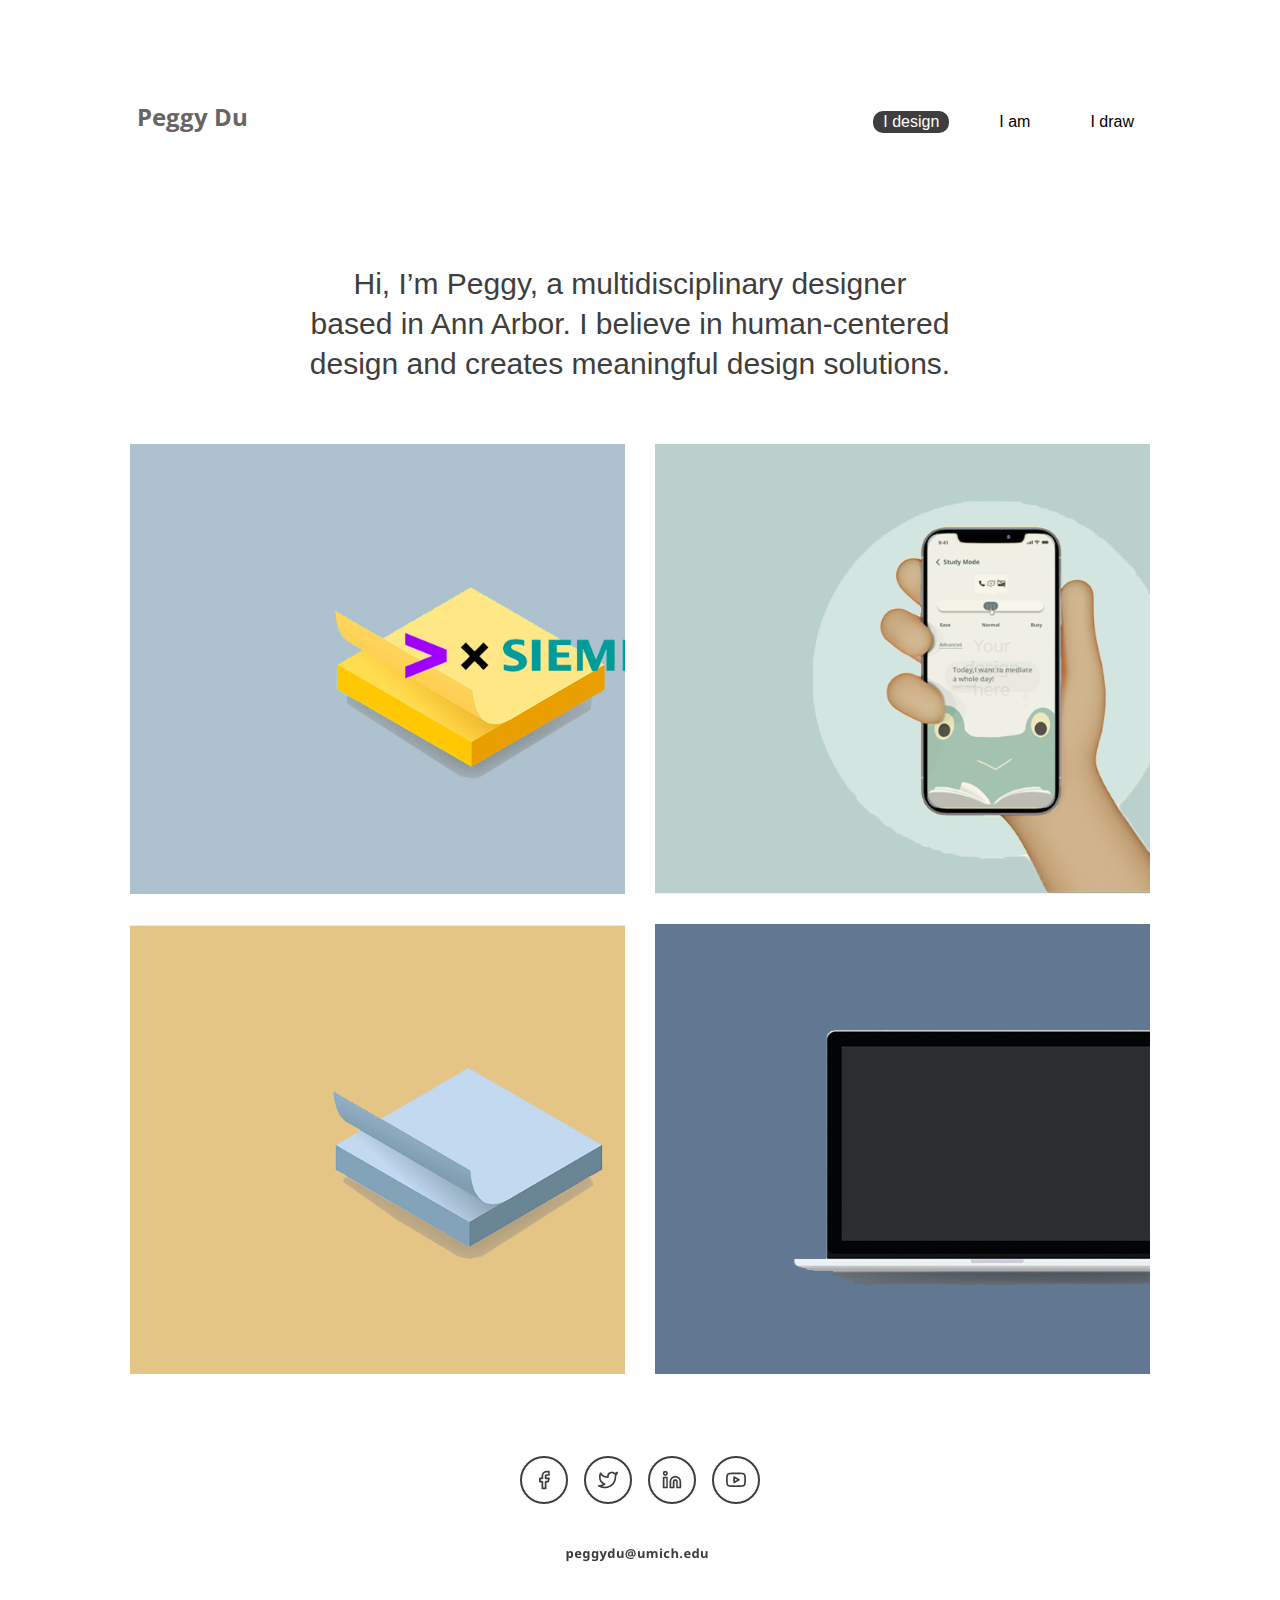
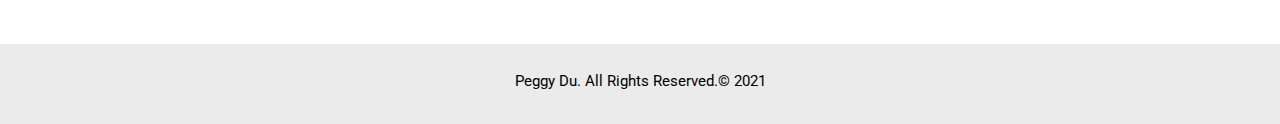
<file: index.html>
<!DOCTYPE html>
<html lang="en">
<head>
	<title>My Portfolio-idesign</title>
	<meta charset="UTF-8">
	<meta name="viewport" content="width=device-width, initial-scale=1.0">
	<link rel="preconnect" href="https://fonts.gstatic.com">
    <link rel="preconnect" href="https://fonts.gstatic.com">
    <link href="https://fonts.googleapis.com/css2?family=Open+Sans&display=swap" rel="stylesheet">
	<link rel="preconnect" href="https://fonts.gstatic.com">
    <link href="https://fonts.googleapis.com/css2?family=Roboto&display=swap" rel="stylesheet"> 
	<link rel="stylesheet" type="text/css" href="css/html5reset.css">
	<link rel="stylesheet" type="text/css" href="css/style.css">
</head>
<body>
	<div class="skip"><a href="#main">Skip to Main Content</a></div>
	<header>
		<h1>Peggy Du</h1>
		<nav id="navigation">
			
			<ul class="nav_link">
				<li><a class="current" href = "index.html">I design</a></li>
				<li><a href = "iam.html">I am</a></li>
				<li><a href = "idraw.html">I draw</a></li>
			</ul>
		</nav>
	</header>
	
	<main>

		<p>Hi, I’m Peggy, a multidisciplinary designer<br> based in Ann Arbor. I believe in human-centered<br> design and creates meaningful design solutions.</p>
		
		<div class="peggy">

			<div class="project1"></div>

			<div class="project2"></div>
			
			<div class="project3"></div>

			<a href="work.html" class="project4" alt="project4"><div id="main" alt="project4"></div></a>

		
	    </div>

	<div>
		<img src="images/Footer-1.png" alt="social media" id="social">
	</div>

	</main>
	<footer>
		<p>Peggy Du. All Rights Reserved.&copy; 2021</p>
	</footer>
	<script src="js/java.js"></script>
</body>

</html>
</file>
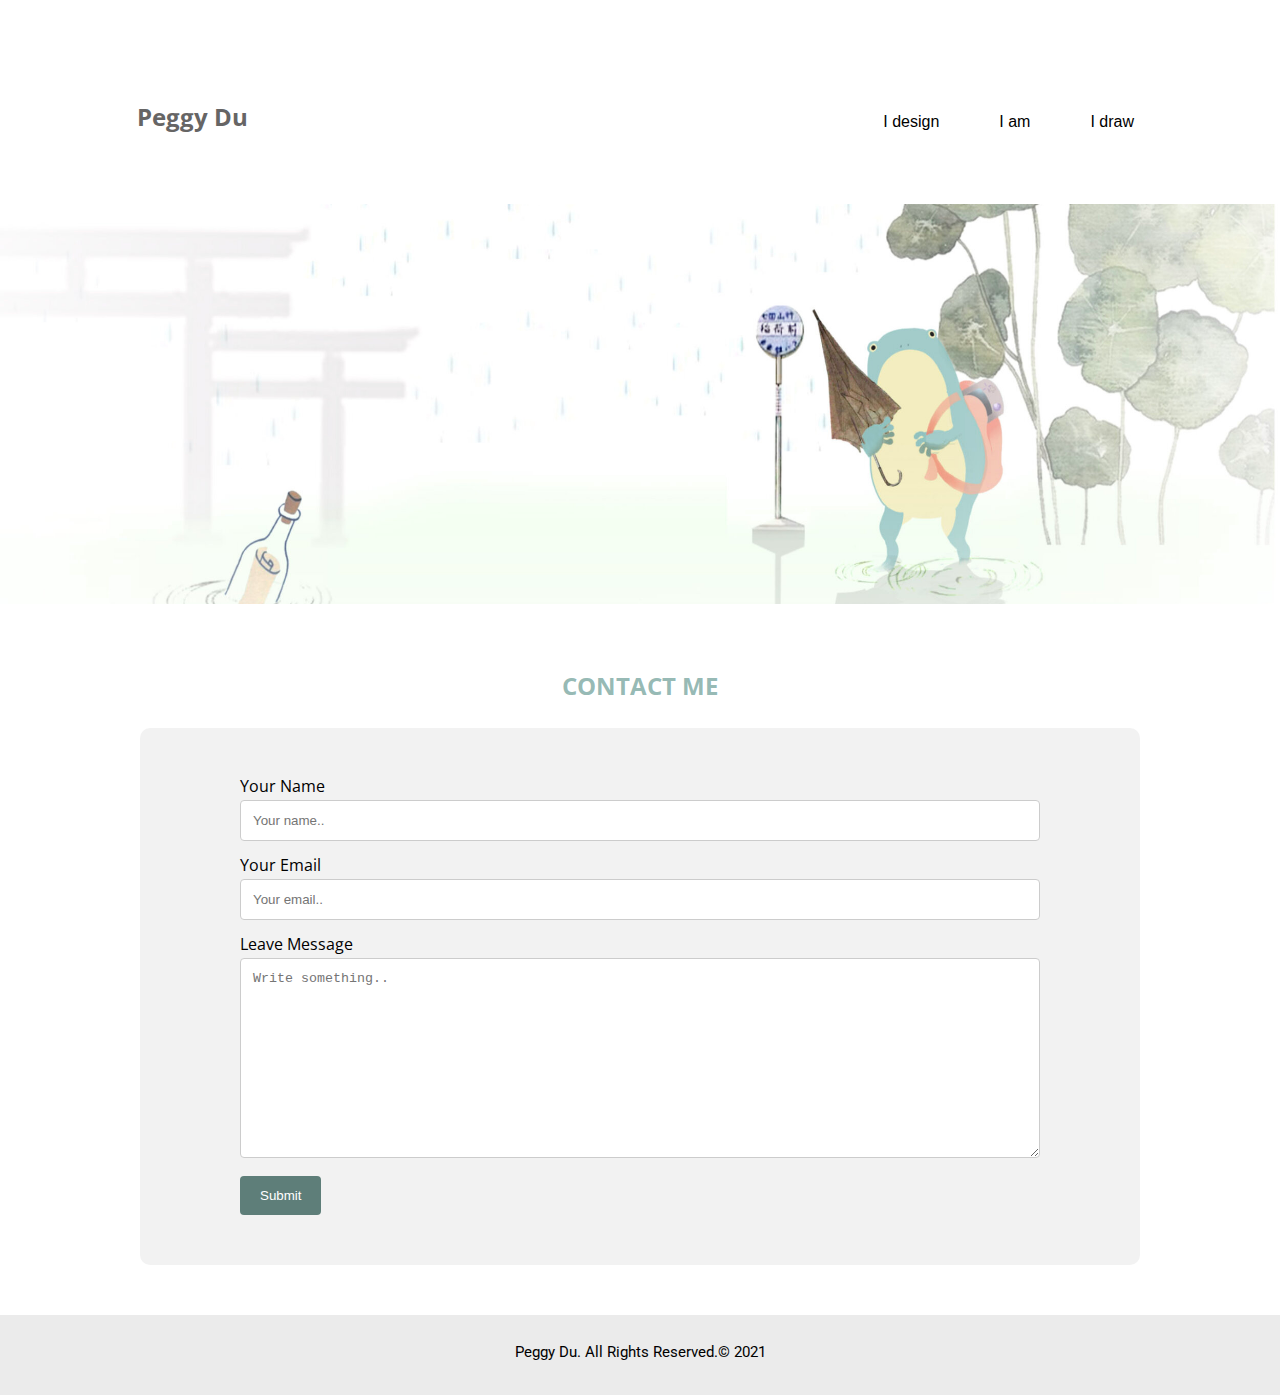
<file: Contact me.html>
<!DOCTYPE html>
<html lang="en">
	<head>
		<title>My Portfolio-contact me</title>
		<meta charset="UTF-8">
		<meta name="viewport" content="width=device-width, initial-scale=1.0">
		<link rel="preconnect" href="https://fonts.gstatic.com">
		<link rel="preconnect" href="https://fonts.gstatic.com">
		<link href="https://fonts.googleapis.com/css2?family=Open+Sans&display=swap" rel="stylesheet">
		<link rel="preconnect" href="https://fonts.gstatic.com">
		<link href="https://fonts.googleapis.com/css2?family=Roboto&display=swap" rel="stylesheet"> 
		<link rel="stylesheet" type="text/css" href="css/html5reset.css">
		<link rel="stylesheet" type="text/css" href="css/style.css">
	</head>
	<body>
		<div class="skip"><a href="#main">Skip to Main Content</a></div>
		<header>
			<h1>Peggy Du</h1>
			<nav id="navigation">
				<ul class="nav_link">
					<li><a href = "index.html">I design</a></li>
					<li><a href = "iam.html">I am</a></li>
					<li><a href = "idraw.html">I draw</a></li>
				</ul>
			</nav>
		</header>
	
     <main>
		
		<div class="parallax">
			<!-- <img id="frog" src="../final profolio/images/parallax.jpeg" alt=""> -->
		</div>

		<h2 id="contact">Contact Me</h2>
		<div id="main">
		<div class="container_contact">
			<form action="https://formspree.io/f/mrgrbjqe" method="POST">
		  
			  <label for="fname">Your Name</label>
			  <input type="text" id="fname" name="firstname" placeholder="Your name..">
		  
			  <label for="lname">Your Email</label>
			  <input type="text" id="lname" name="lastname" placeholder="Your email..">
		  
			  <label for="subject">Leave Message</label>
			  <textarea id="subject" name="subject" placeholder="Write something.." style="height:200px"></textarea>
		  
			  <input type="submit" value="Submit">
		  
			</form>
		  </div>

		</div>
        
	</main>

	 <footer>
		<p>Peggy Du. All Rights Reserved.&copy; 2021</p>
	</footer>
</body>
</html>
</file>
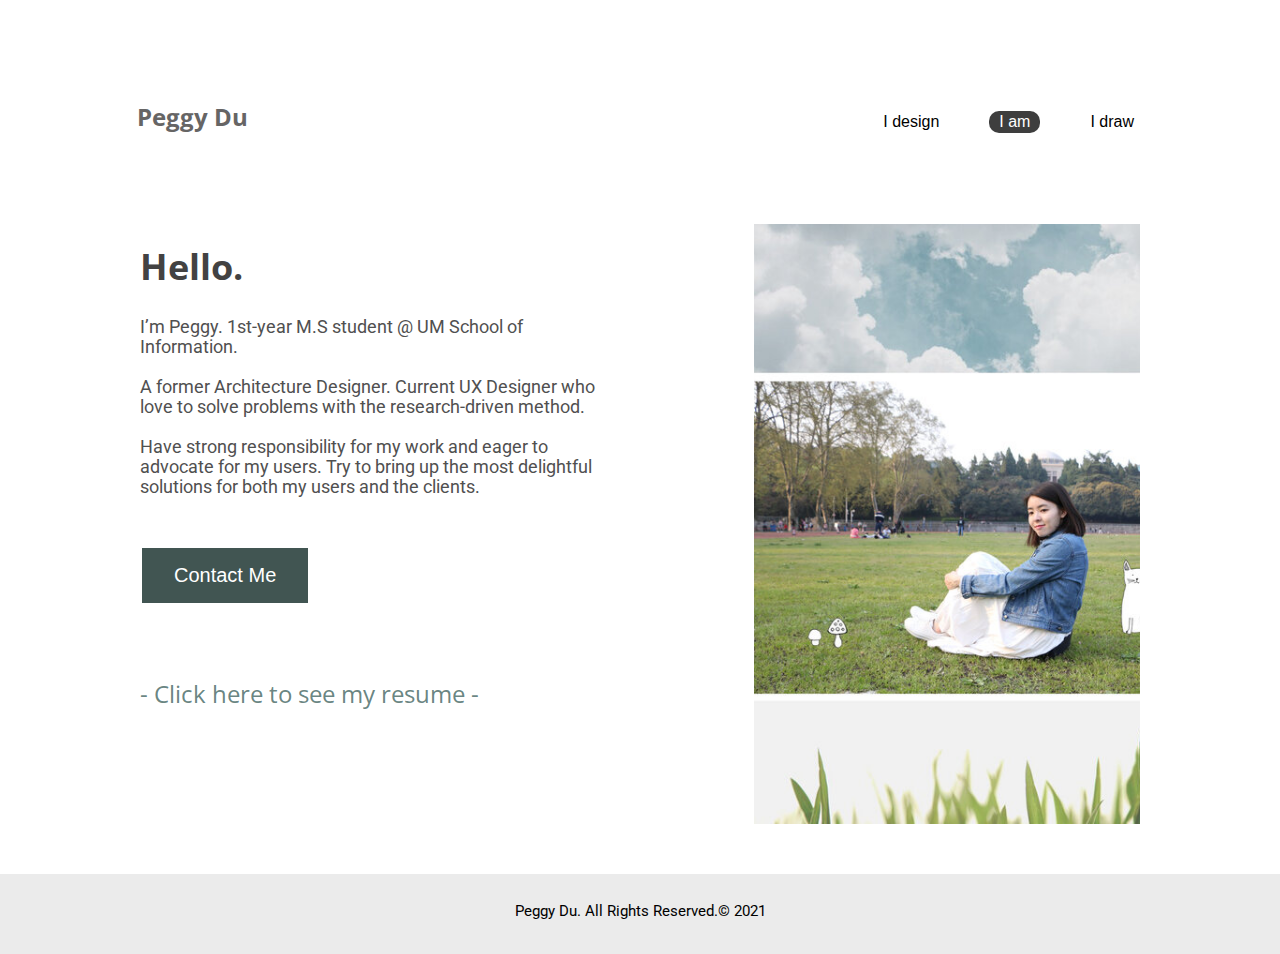
<file: iam.html>
<!DOCTYPE html>
<html lang="en">
	<head>
		<title>My Portfolio-iam</title>
		<meta charset="UTF-8">
		<meta name="viewport" content="width=device-width, initial-scale=1.0">
		<link rel="preconnect" href="https://fonts.gstatic.com">
		<link rel="preconnect" href="https://fonts.gstatic.com">
		<link href="https://fonts.googleapis.com/css2?family=Open+Sans&display=swap" rel="stylesheet">
		<link rel="preconnect" href="https://fonts.gstatic.com">
		<link href="https://fonts.googleapis.com/css2?family=Roboto&display=swap" rel="stylesheet"> 
		<link rel="stylesheet" type="text/css" href="css/html5reset.css">
		<link rel="stylesheet" type="text/css" href="css/style.css">
	</head>
	<body>
		<div class="skip"><a href="#main">Skip to Main Content</a></div>
		<header>
			<h1>Peggy Du</h1>
			<nav id="navigation">
				<ul class="nav_link">
					<li><a href = "index.html">I design</a></li>
					<li><a class="current" href = "iam.html">I am</a></li>
					<li><a href = "idraw.html">I draw</a></li>
				</ul>
			</nav>
		</header>
	
     <main class="iam_container">
		
		<div class="me" alt="my photo"></div>

		<div id="main"><h2 id="hello">Hello.</h2></div>
		<div class="iam_content">
	     <p>I’m Peggy. 1st-year M.S student @ UM School of Information. <br><br>

			A former Architecture Designer. Current UX Designer who love to solve problems with the research-driven method.<br><br>
			
			Have strong responsibility for my work and eager to advocate for my users. Try to bring up the most delightful solutions for both my users and the clients.</p>
		</div>
		<div class="Button"><a href="Contact me.html"><button class="button">Contact Me</button></a></div>
		<div class="resume">
			<a class="resume" href="https://drive.google.com/file/d/1JijjMVLKKcosSrXp1fAtikmeHcWXDDio/view">- Click here to see my resume -</a>
		</div>
		
        
	</main>

	 <footer>
		<p>Peggy Du. All Rights Reserved.&copy; 2021</p>
	</footer>
</body>
</html>
</file>
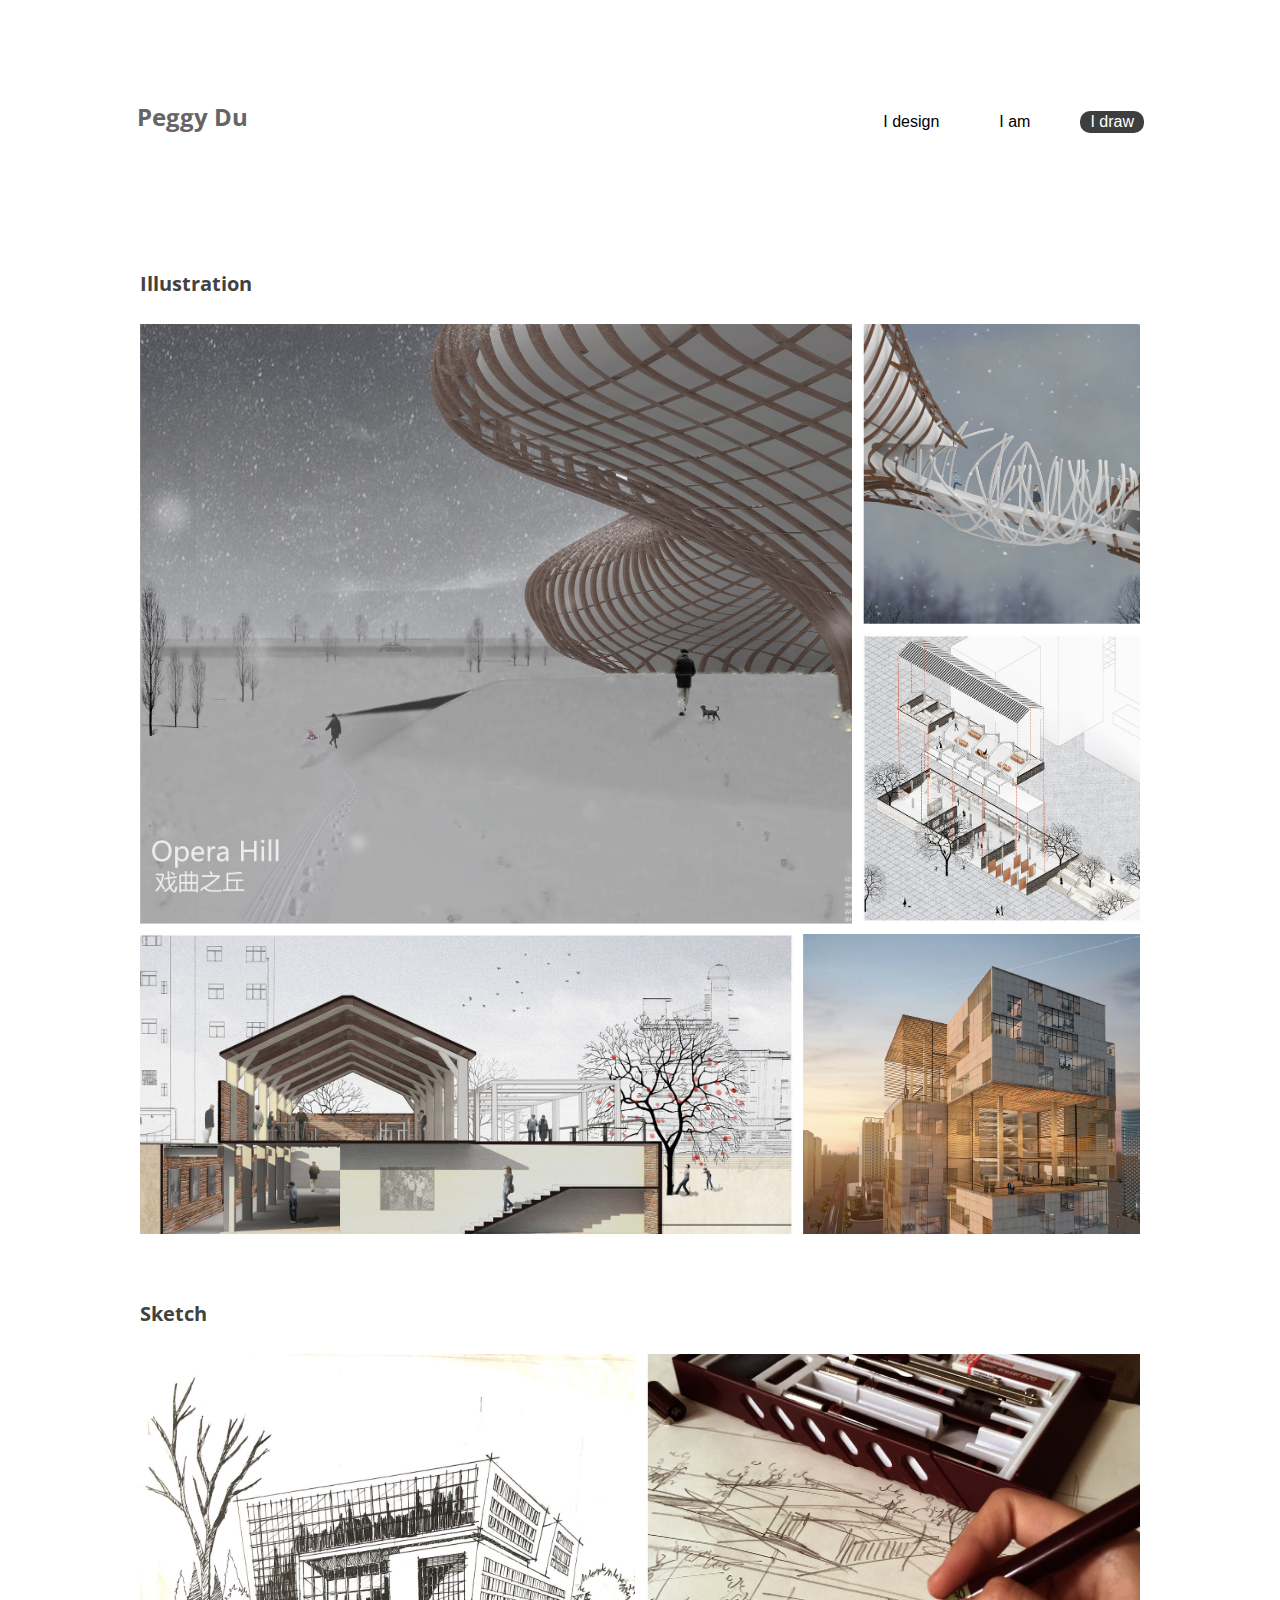
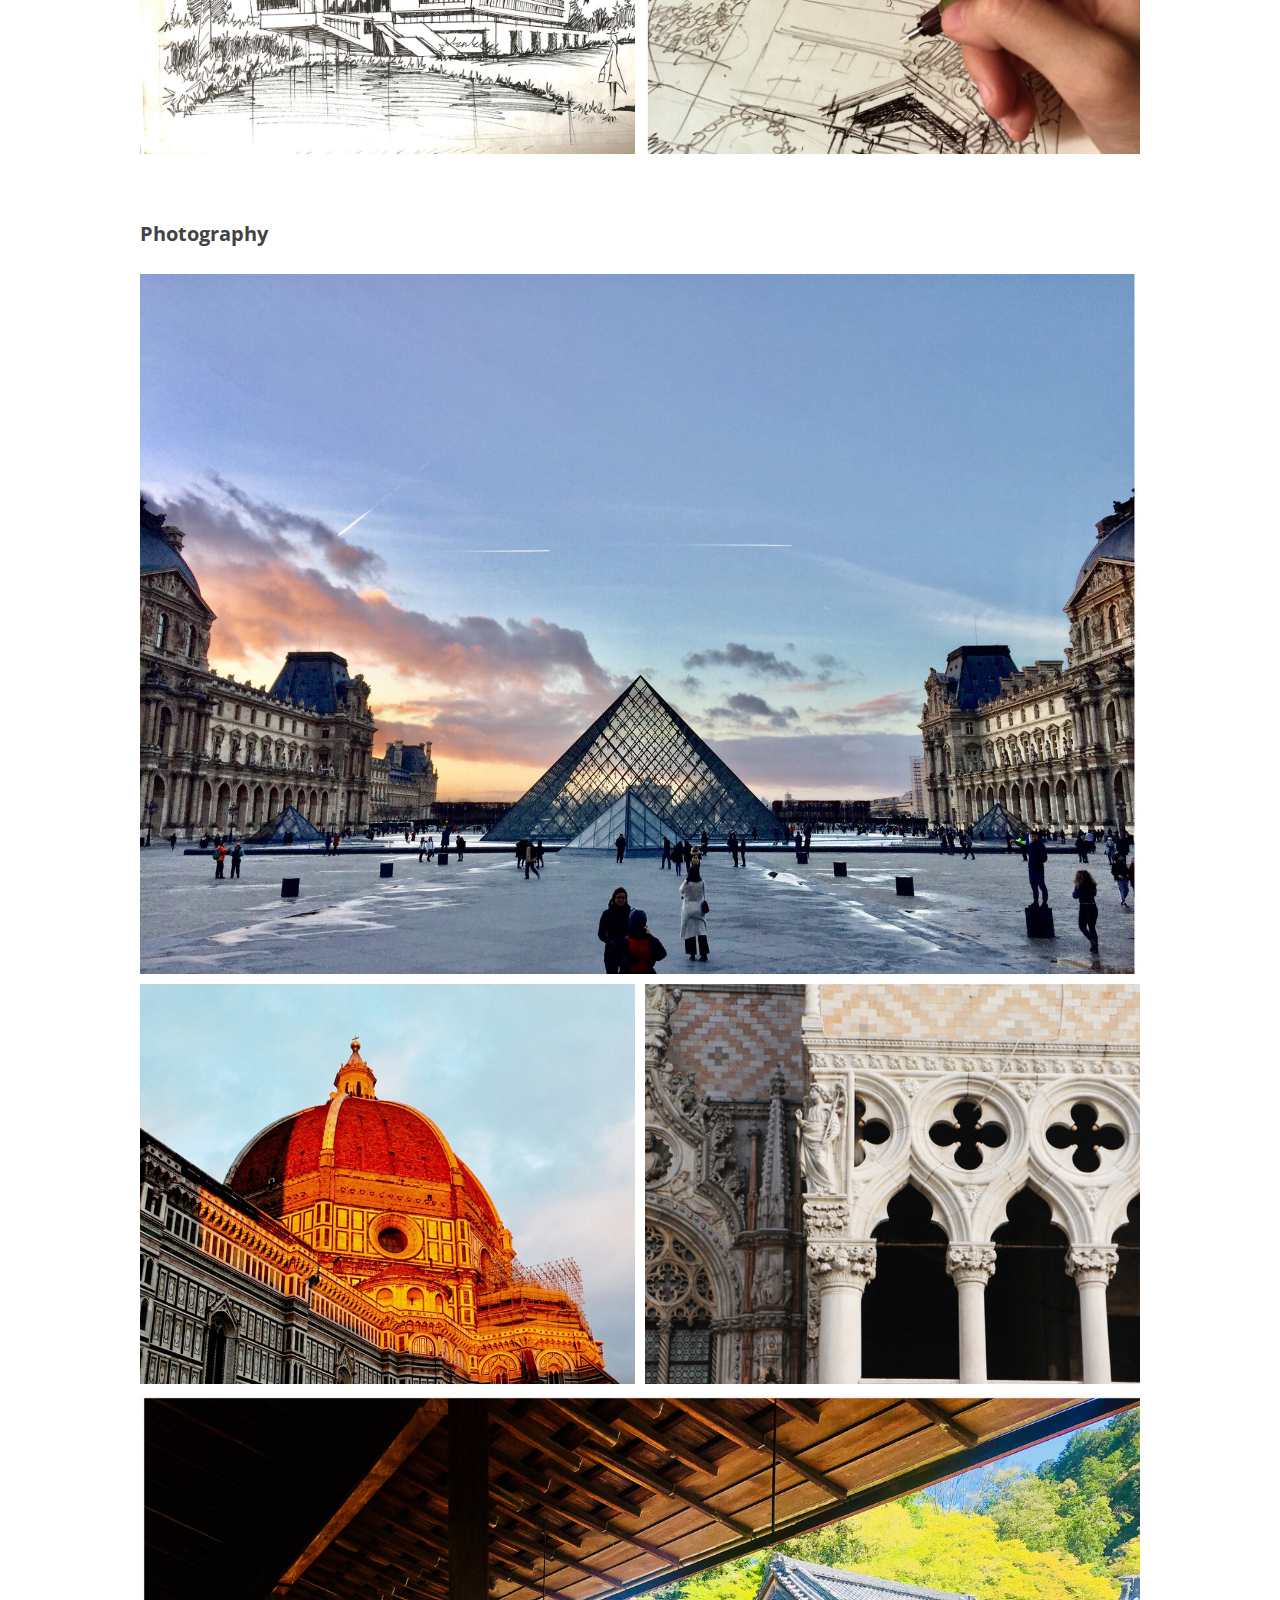
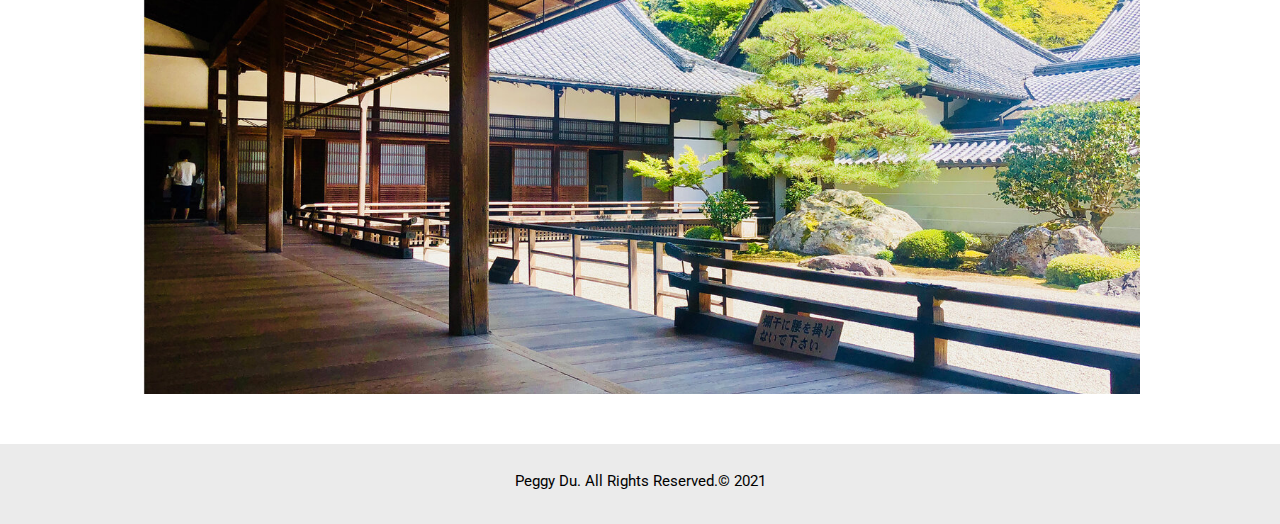
<file: idraw.html>
<!DOCTYPE html>
<html lang="en">
	<head>
		<title>My Portfolio-idraw</title>
		<meta charset="UTF-8">
		<meta name="viewport" content="width=device-width, initial-scale=1.0">
		<link rel="preconnect" href="https://fonts.gstatic.com">
		<link rel="preconnect" href="https://fonts.gstatic.com">
		<link href="https://fonts.googleapis.com/css2?family=Open+Sans&display=swap" rel="stylesheet">
		<link rel="preconnect" href="https://fonts.gstatic.com">
		<link href="https://fonts.googleapis.com/css2?family=Roboto&display=swap" rel="stylesheet"> 
		<link rel="stylesheet" type="text/css" href="css/html5reset.css">
		<link rel="stylesheet" type="text/css" href="css/style.css">
	</head>
	<body>
		<div class="skip"><a href="#main">Skip to Main Content</a></div>
		<header>
			<h1>Peggy Du</h1>
			<nav id="navigation">
				<ul class="nav_link">
					<li><a href = "index.html">I design</a></li>
					<li><a href = "iam.html">I am</a></li>
					<li><a class="current" href = "idraw.html">I draw</a></li>
				</ul>
			</nav>
		</header>
	
	<main>
		
		<h2 id="main">Illustration</h2>

		<div class="container1">
			<div class="item1"></div>
			<div class="item2"></div>
			<div class="item3"></div>
			<div class="item4"></div>
			<div class="item5"></div>
	    </div>

		<h2>Sketch</h2>
		
		<div class="container2">
			<div class="item_a"></div>
			<div class="item_b"></div>
	    </div>
		
		<h2>Photography</h2>

		<div class="container3">
			
			<div class="item_1"></div>
			<div class="item_2"></div>	
			<div class="item_3"></div>
			<div class="item_4"></div>
	    </div>
	
	</main>
	<footer>
		<p>Peggy Du. All Rights Reserved.&copy; 2021</p>
	</footer>
</body>

</html>
</file>
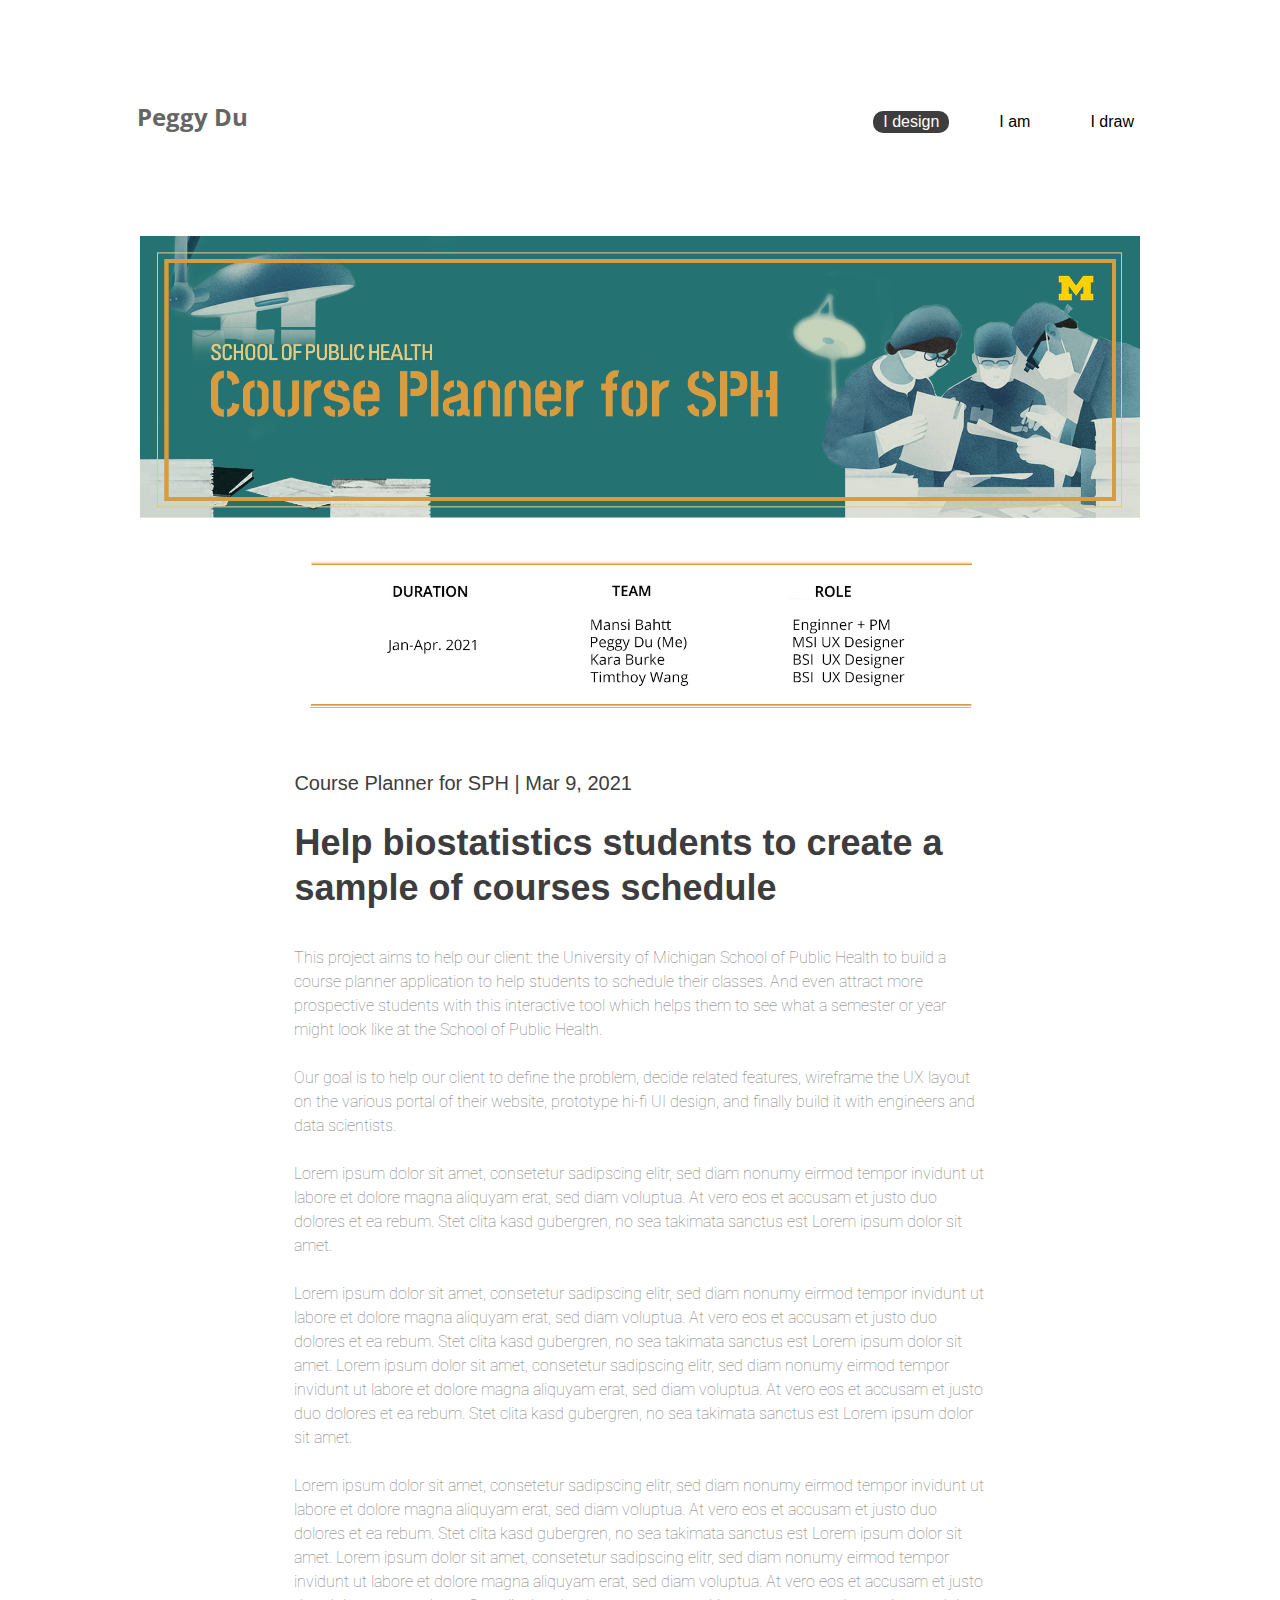
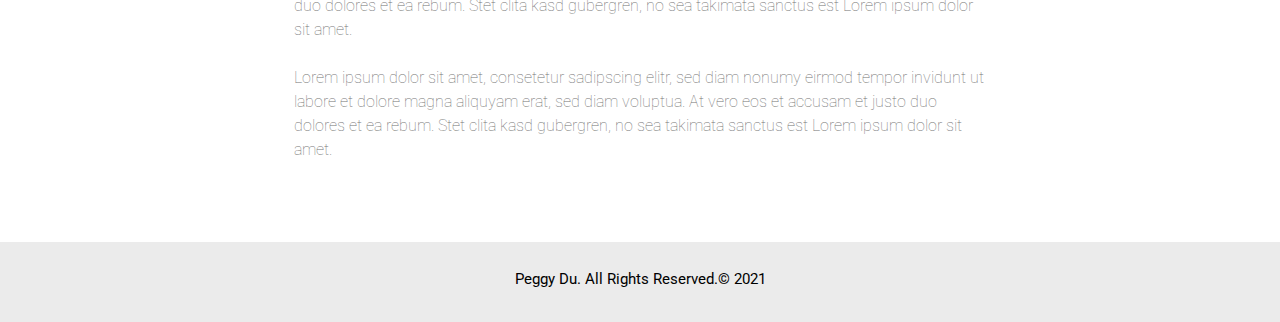
<file: work.html>
<!DOCTYPE html>
<html lang="en">
	<head>
		<title>Project for SPH</title>
		<meta charset="UTF-8">
		<meta name="viewport" content="width=device-width, initial-scale=1.0">
		<link rel="preconnect" href="https://fonts.gstatic.com">
		<link rel="preconnect" href="https://fonts.gstatic.com">
		<link href="https://fonts.googleapis.com/css2?family=Open+Sans&display=swap" rel="stylesheet">
		<link rel="preconnect" href="https://fonts.gstatic.com">
		<link href="https://fonts.googleapis.com/css2?family=Roboto&display=swap" rel="stylesheet"> 
		<link rel="stylesheet" type="text/css" href="css/html5reset.css">
		<link rel="stylesheet" type="text/css" href="css/style.css">
	</head>
	<body>
		<div class="skip"><a href="#main">Skip to Main Content</a></div>
		<header>
			<h1>Peggy Du</h1>
			<nav id="navigation">
				<ul class="nav_link">
					<li><a class="current" href = "index.html">I design</a></li>
					<li><a href = "iam.html">I am</a></li>
					<li><a href = "idraw.html">I draw</a></li>
				</ul>
			</nav>
		</header>
	
	<main>

		<div>
			<img class="work" src="images/Course+Planner.png" alt="SPH students"/>
		</div>
		
		<div>
			<img class="work" src="images/team.png" alt="team member:Peggy, Kara, Mansi, and Timothy"/>
		</div>

        <h4 id="main"> Course Planner for SPH  |  Mar 9, 2021</h4>
		
		<h5>Help biostatistics students to create a sample of courses schedule</h5>

		
        <p id="description">This project aims to help our client: the University of Michigan School of Public Health to build a course planner application to help students to schedule their classes. And even attract more prospective students with this interactive tool which helps them to see what a semester or year might look like at the School of Public Health.<br><br>

			Our goal is to help our client to define the problem, decide related features, wireframe the UX layout on the various portal of their website, prototype hi-fi UI design, and finally build it with engineers and data scientists.<br><br>
			Lorem ipsum dolor sit amet, consetetur sadipscing elitr, sed diam nonumy eirmod tempor invidunt ut labore et dolore magna aliquyam erat, sed diam voluptua. At vero eos et accusam et justo duo dolores et ea rebum. Stet clita kasd gubergren, no sea takimata sanctus est Lorem ipsum dolor sit amet.<br><br>
			Lorem ipsum dolor sit amet, consetetur sadipscing elitr, sed diam nonumy eirmod tempor invidunt ut labore et dolore magna aliquyam erat, sed diam voluptua. At vero eos et accusam et justo duo dolores et ea rebum. Stet clita kasd gubergren, no sea takimata sanctus est Lorem ipsum dolor sit amet.
			Lorem ipsum dolor sit amet, consetetur sadipscing elitr, sed diam nonumy eirmod tempor invidunt ut labore et dolore magna aliquyam erat, sed diam voluptua. At vero eos et accusam et justo duo dolores et ea rebum. Stet clita kasd gubergren, no sea takimata sanctus est Lorem ipsum dolor sit amet. <br><br>
			Lorem ipsum dolor sit amet, consetetur sadipscing elitr, sed diam nonumy eirmod tempor invidunt ut labore et dolore magna aliquyam erat, sed diam voluptua. At vero eos et accusam et justo duo dolores et ea rebum. Stet clita kasd gubergren, no sea takimata sanctus est Lorem ipsum dolor sit amet.
			Lorem ipsum dolor sit amet, consetetur sadipscing elitr, sed diam nonumy eirmod tempor invidunt ut labore et dolore magna aliquyam erat, sed diam voluptua. At vero eos et accusam et justo duo dolores et ea rebum. Stet clita kasd gubergren, no sea takimata sanctus est Lorem ipsum dolor sit amet. <br><br>
			Lorem ipsum dolor sit amet, consetetur sadipscing elitr, sed diam nonumy eirmod tempor invidunt ut labore et dolore magna aliquyam erat, sed diam voluptua. At vero eos et accusam et justo duo dolores et ea rebum. Stet clita kasd gubergren, no sea takimata sanctus est Lorem ipsum dolor sit amet.
			
		</p>
		
	</main>
	<footer>
		<p>Peggy Du. All Rights Reserved.&copy; 2021</p>
	</footer>
</body>

</html>
</file>
<file: css/style.css>
*{
	box-sizing: border-box;
	margin: 0;
	padding:0;
}

header>h1{
	font-family: 'Open Sans', sans-serif;
	padding-top: 50px;
	padding-bottom: 20px;
}

header{
	padding-left:37px;
}

h1{
	font-style: bold;
	font-size: 24px;
	color: #666565;
	letter-spacing: 0px;
	text-align: left;
	text-transform: capitalize;
	line-height: 34px;
}

h2{
	font-family: 'Open Sans', sans-serif;
	font-style:bold;
	font-size: 20px;
	color: #434242;
	padding-top: 25px;
	padding-left: 37px;
	padding-bottom: 10px;
	
}

h3{
	font-family: 'Open Sans', sans-serif;
	font-style:normal;
	font-size: 16px;
	color: #434242;
	padding-top: 25px;
	padding-bottom: 10px;
	padding-left: 37px;
}

h4{
	font-family: 'Noto Sans', sans-serif;
	font-weight:normal;
	color:#3D3D3D;
	font-size: 16px;
	line-height: 22px;
	padding: 44px 36px 16px 37px;
	text-align: center;
}
h5{
	font-family: 'Noto Sans', sans-serif;
	font-weight:900;
	color:#3D3D3D;
	font-size: 28px;
	line-height: 36px;
	padding: 10px 36px 16px 37px;
}

nav a{
	display: flex;
    flex-direction: column;
	font-family: 'Noto Sans', sans-serif;
	font-size: 16px;
	color: rgb(0, 0, 0);
	line-height: 22px;
	padding-left: 37px;
	padding-right: 36px;
	
}

main>p{
		font-family: 'Open San', sans-serif;
		font-weight: normal;
	color:#3D3D3D;
	
		font-size: 16px;
		line-height: 18px;
		padding: 20px 36px 20px 37px;	
}
#navigation a{
	display: flex;
	flex-direction: column;
	font-family: 'Noto Sans', sans-serif;
	padding-left:10px;
    text-decoration: none; 
	border:2px solid black;
	margin-bottom:10px;
	margin-right: 36px;
   
}

#navigation a:hover {
	color: white; 
	background-color: #3E3E3E;}

.current{
	color: white; 
	background-color: #3E3E3E;}

.peggy{
	display: grid;
	grid-template-columns: 1px 1fr 1px;
	
	row-gap: 20px;
}

.project1{
	grid-column:2/3;
	background-image: url("../images/potfolio.png");
	width: 100%;
	height: 248px;
	
	background-size: cover;	
}
.project2{
	grid-column: 2/3;
	
	background-image: url("../images/potfolio2.png");
	width: 100%;
	height: 248px;
	background-size: cover;	
}
.project3{
	grid-column: 2/3;
	
	background-image: url("../images/potfolio3.png");
	width: 100%;
	height: 248px;
	background-size: cover;	
}
.project4{
	grid-column: 2/3;
	
	background-image: url("../images/potfolio4.png");
	width: 100%;
	height: 248px;
	background-size: cover;	
}


.iam_container{
	display: grid;
	grid-template-columns:36px 1fr 37px;
	margin-top: 20px;
	margin-bottom: 30px;
}


main>div>h2{
	padding-left: 37px;
	position: absolute;
}
.me{
	grid-column: 2/3;
	background-image: url("../images/iam.jpg");
	width: 100%;
	height: 300px;
	background-size: cover;	
	padding-bottom: 20px;
}
.iam_content{
	grid-column: 2/3;
	font-family: 'Roboto', sans-serif;
	color:#737373;
	font-size: 16px;
	line-height: 20px;
	padding-top: 20px;
	padding-bottom: 20px;
}
.Button{
	display: none;
}

.resume{
	grid-column: 2/3;
	grid-row: 4/5;
	font-family: 'Open Sans', sans-serif;
	font-style:bold;
	text-decoration: none;
	font-size: 16px;
	color: #0336a4;
	padding-top: 20px;
}

#social{
   display: block;
   margin: 82px auto 82px auto;

}

.container1, .container2, .container3{
	display: grid;
	grid-template-columns:37px 1fr 36px;
	
	grid-row-gap: 20px;
}


.item1{
	grid-column:2/3;
	background-image: url("../images/1.png");
	width: 100%;
	height: 216px;
	background-size: cover;	
}

.item2{
    grid-column:2/3;
	background-image: url("../images/2.png");
	width: 100%;
	height: 216px;
	background-size: cover;	
}

.item3{
    grid-column:2/3;
	background-image: url("../images/3.png");
	width: 100%;
	height: 216px;
	background-size: cover;	
}

.item_a{
    grid-column:2/3;
	background-image: url("../images/sketch1.png");
	width: 100%;
	height: 216px;
	background-size: cover;	
}

.item_b{
    grid-column:2/3;
	background-image: url("../images/sketch2.png");
	width: 100%;
	height: 216px;
	background-size: cover;	
}

.item_1{
    grid-column:2/3;
	background-image: url("../images/PHOTO1.png");
	width: 100%;
	height: 216px;
	background-size: cover;	
}

.item_2{
    grid-column:2/3;
	background-image: url("../images/PHOTO2.png");
	width: 100%;
	height: 216px;
	background-size: cover;	
}

.item_3{
    grid-column:2/3;
	background-image: url("../images/PHOTO3.jpg");
	width: 100%;
	height: 216px;
	background-size: cover;	
}

.item_4{
    grid-column:2/3;
	background-image: url("../images/PHOTO4.png");
	width: 100%;
	height: 216px;
	background-size: cover;	
}

.item4, .item5{
	display: none;
}

footer{
	background-color: #EBEBEB;
	height: 80px;
    margin-top: 50px;
}
footer > p {
	font-family: 'Roboto', sans-serif;
	text-align: center;
	color:#000000;
	font-size: 15px;
	padding-top: 30px;
}

.work{
	
    width: 100%;
	height: auto;
	margin-top: 32px;
}


#description{
	font-family: 'Roboto', sans-serif;
	
	color:#737373;
	font-size: 16px;
	line-height: 24px;
	padding: 20px 36px 30px 37px;
}


.skip a{
	background: white;
	left: 0;
	padding: 7px;
	-webkit-transition: top 1s ease-out;
	transition: top 1s ease-out;
	z-index: 1;
	position: absolute;
	top: -30px;
  }
  
  .skip :focus{
	color: black;
	text-decoration: none;
	position: absolute;
	top: 5px;
  }
  
  *:focus{ 
	color: black;
	text-decoration: none;
	background: hsla(172, 20%, 65%, 0.98);
	
  }


@media screen and (min-width: 850px){
	
	header>h1{
	font-size: 24px;
	padding-left: 100px;
	padding-top: 100px;
	}

	nav a{
		
		font-family: 'Noto Sans', sans-serif;
		font-size: 16px;
		color: rgb(0, 0, 0);
		line-height: 30px;
		line-height: 22px;
		padding-right:10px;
	}
	
	
	#navigation a{
		
		border:0px solid black;
		font-family: 'Noto Sans', sans-serif;
		margin-bottom:10px;
	   
	}

	#navigation a:hover {
		color: white; 
		background-color: #3E3E3E;
		border-radius: 10px;
	}
	
	.current{
		color: white; 
		background-color: #3E3E3E;
		border-radius: 10px;}

	header{
		display: flex;
		justify-content: space-between;
		align-items: center;
		padding-right: 100px;
		padding-bottom: 50px;	
	}
	.nav_link li{
		display: inline-block;
		padding-top: 100px;
	}


	main > p{
		font-family: 'Open San', sans-serif;
		font-weight: lighter;
		color: #3E3E3E;
		font-size: 30px;
		line-height: 40px;
		text-align: center;
		padding: 60px 120px 60px 100px;

		animation-duration: 4s;
		animation-name: slidein;
	}

	/* #animation{
		font-family: 'Open San', sans-serif;
		font-weight: lighter;
		color: #3E3E3E;
		font-size: 30px;
		line-height: 40px;
		text-align: center;
		padding: 60px 120px 60px 100px;
		animation-duration: 4s;
		animation-name: slidein;
	} */

	@keyframes slidein {
		from {
		  margin-right: 100%;
		  width: 300%;
		}
	  
		to {
		  margin-right: 0%;
		  width: 100%;
		}
	  }
	 

	.project{
		/* padding-left: 37px; */
		display: flex;
		max-width: 100%;
		height: auto;
		margin-bottom: 20px;	
	}

	.peggy{
		display: grid;
		grid-template-columns: 100px 1fr 1fr 100px;
		row-gap: 30px;
		column-gap: 30px;
	}

	.project1{
		grid-column:2/3;
		grid-row: 1/2;
		background-image: url("../images/potfolio.png");
		width: 100%;
		height: 450px;
		background-size: cover;	
	}
	.project2{
		grid-column: 3/4;
		grid-row: 1/2;
		background-image: url("../images/potfolio2.png");
		width: 100%;
		height: 450px;
		background-size: cover;	
	}
	.project3{
		grid-column: 2/3;
		grid-row: 2/3;
		background-image: url("../images/potfolio3.png");
		width: 100%;
		height: 450px;
		background-size: cover;	
	}
	.project4{
		grid-column: 3/4;
		grid-row: 2/3;
		background-image: url("../images/potfolio4.png");
		width: 100%;
		height: 450px;
		background-size: cover;	
	}

	/* main{
		display: inline-block;
	} */
	.iam_container{
		display: grid;
		grid-template-columns:140px 1.2fr 150px 1fr 140px;
		/* column-gap: 60px; */
	}
	.me{
		grid-column: 4/5;
		grid-row: 1/3;
		background-image: url("../images/iam.jpg");
		width: 100%;
		min-height: 600px;
		background-size: cover;	
	}
	#hello{
		grid-column: 2/3;
		grid-row: 1/2;
		font-size: 36px;
		
	}
	main>div>h2{
		padding-left: 140px;
	}
	main> h2{
		padding-top: 20px;
	}
	.iam_content{
		grid-column: 2/3;
		grid-row: 1/2;
		font-family: 'Roboto', sans-serif;
		color:#505050;
		font-size: 18px;
		line-height: 20px;
		padding-top: 20%;
		
	}
	
	.resume{
		grid-column: 2/3;
		grid-row: 2/3;
		font-family: 'Open Sans', sans-serif;
		font-style:bold;
		text-decoration: none;
		font-weight: 400;
		font-size: 24px;
		color: hsla(172, 12%, 46%, 0.98);	
	}

	.Button{
		display: block;
		grid-column: 2/3;
		grid-row: 1/2;
		max-width: 200px;
		max-height: 50px;
		padding-top: 320px;
	}
	.button{
		display: block;
		background-color: hsla(172, 15%, 28%, 0.98);
		border: none;
		color: white;
		padding: 16px 32px;
		text-align: center;
		text-decoration: none;
		display: inline-block;
		font-size: 20px;
		margin: 4px 2px;
		cursor: pointer;
	}

	.work{
		padding-left: 140px;
		padding-right: 140px;
	}
	h4{
		font-size: 20px;
		text-align:left;
		padding-left: 23%;
		padding-top: 50px;
	}
	h5{
		font-size: 36px;
		text-align:left;
		line-height: 45px;
		font-weight: 700;
		padding-left: 23%;
		padding-right: 23%;	
	}

	#description{
		font-size: 16px;
		padding-left: 23%;
		padding-right: 23%;	
		text-align: left;
	}

	.container1{
		display: grid;
		grid-template-columns:130px 2fr 0.15fr 0.85fr 130px;
		grid-gap: 10px;
	}
	.item1{
		grid-column: 2/4;
		grid-row: 1/3;
		width: 100%;
		height: 600px;
		background-size: cover;	
	}
	.item2{
		grid-column: 2/3;
		grid-row: 3/4;
		width: 100%;
		height: 300px;
		background-size: cover;	
	}
	.item3{
		grid-column: 4/5;
		grid-row: 1/2;
		width: 100%;
		min-height: 300px;
		background-size: cover;	
	}
	.item4{
		display: block;
		background-image: url("../images/4.png");
		grid-column: 4/5;
		grid-row: 2/3;
		width: 100%;
		height: 290px;
		background-size: cover;	
	}
	.item5{
		display: block;
		background-image: url("../images/5.png");
		grid-column: 3/5;
		grid-row: 3/4;
		width: 100%;
		height: 300px;
		background-size: cover;	
	}

	.container2{
		display: grid;
		grid-template-columns:130px 1fr 1fr 130px;
		grid-gap: 10px;
	}
	.item_a{
		grid-column: 2/3;
		width: 100%;
		min-height: 400px;
		background-size: cover;	
	}
	.item_b{
		grid-column: 3/4;
		width: 100%;
		min-height: 400px;
		background-size: cover;	
	}
	main>h2{
		padding:70px 140px 30px 140px;
	}
	.container3{
		display: grid;
		grid-template-columns:130px 1fr 1fr 130px;
		grid-gap: 10px;
	}
	.item_1{
		grid-column:2/4;
		width: 100%;
		min-height: 700px;
		background-size: cover;	
	}
	.item_2{
		grid-column:2/3;
		grid-row: 2/3;
		width: 100%;
		min-height: 400px;
		background-size: cover;	
	}
	.item_3{
		grid-column:3/4;
		grid-row: 2/3;
		width: 100%;
		min-height: 400px;
		background-size: cover;	
	}
	.item_4{
		grid-column:2/4;
		grid-row: 3/4;
		width: 100%;
		min-height: 600px;
		background-size: cover;	
	}
	
	.parallax {
		background-image: url("../images/parallax.jpeg");
		width: 100%;
		min-height: 400px; 
		background-attachment: fixed;
		background-position: center;
		background-repeat: no-repeat;
		background-size:100% 60vh;
	  }
	#contact{
		font-family: 'Open Sans', sans-serif;
		font-size: 24px;
		font-style: bold;
		text-transform: uppercase;
	    text-align: center;
		color: hsla(172, 20%, 65%, 0.98);
	}
	
	.container_contact{
		font-family: 'Open Sans', sans-serif;
		font-style: bold;
		padding: 50px 100px;
		margin-left: 140px;
		margin-right: 140px;
		border-radius: 10px;
		background-color:hsla(0, 0%, 95%, 0.98);
		
	}

	input[type=text], select, textarea {
		width: 100%;
		padding: 12px;
		border: 1px solid #ccc;
		border-radius: 4px;
		box-sizing: border-box;
		margin-top: 6px;
		margin-bottom: 16px;
		resize: vertical;
	  }
	  
	  input[type=submit] {
		background-color:hsla(171, 15%, 42%, 0.98);
		color: white;
		padding: 12px 20px;
		border: none;
		border-radius: 4px;
		cursor: pointer;
	  }
	  
	  input[type=submit]:hover {
		background-color: hsla(172, 15%, 28%, 0.98);
	  }
	  
	  .container {
		border-radius: 5px;
		background-color: #f2f2f2;
		padding: 20px;
	  }
	
	  @media screen and (prefers-reduced-motion: reduce){
		html{
			scroll-behavior: auto; 
		}
	  
		.parallax{
		  -webkit-transition: none; 
		  transition: none;       
		 }
	  
		
		.parallax{
		  background-attachment: initial;
		}
	  }
}
</file>
